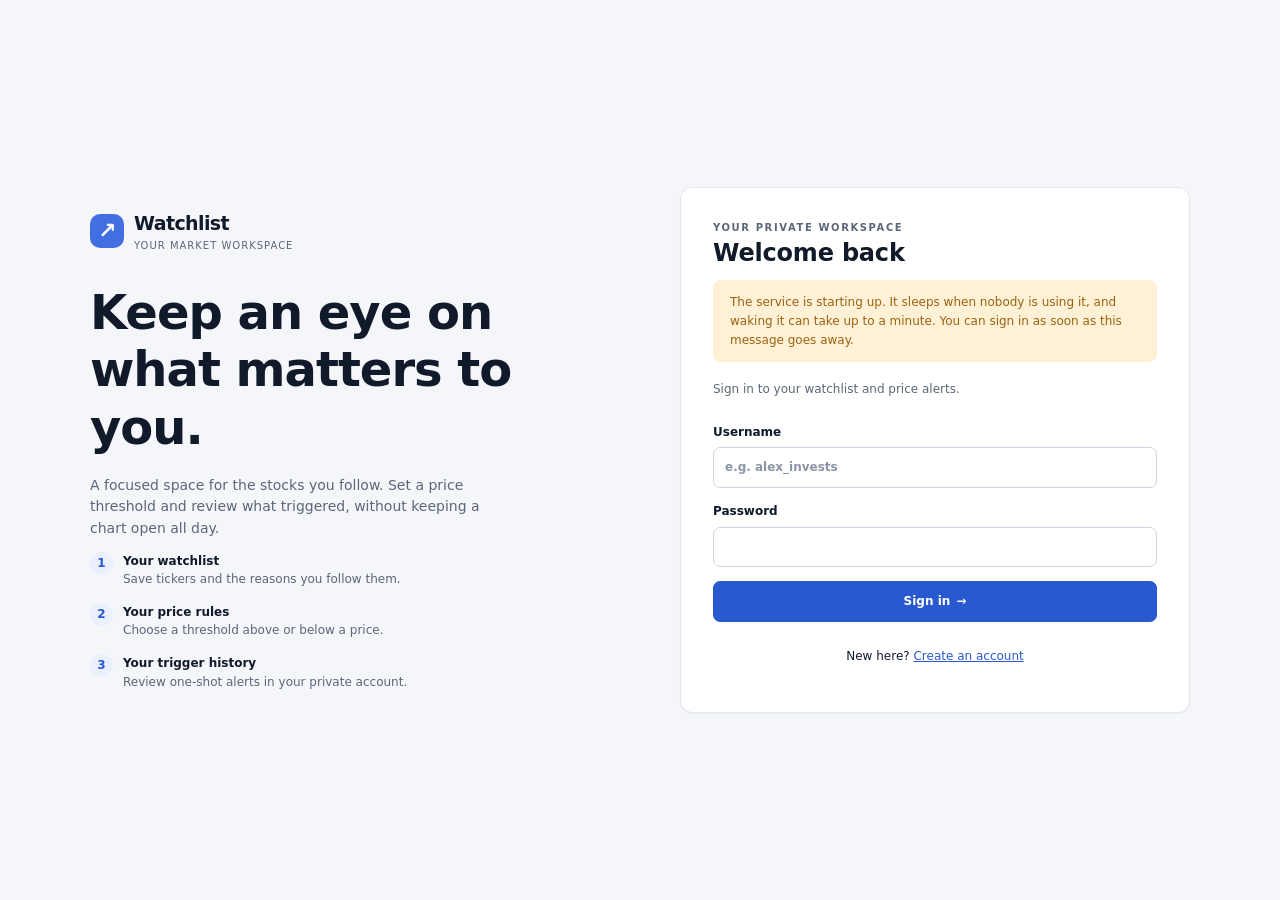
<file: ui/index.html>
<!doctype html>
<html lang="en">
<head>
  <meta charset="utf-8">
  <meta name="viewport" content="width=device-width, initial-scale=1">
  <meta name="color-scheme" content="light dark">
  <!-- Only scripts and styles from these files may run. Text from a service is never run as code. -->
  <meta http-equiv="Content-Security-Policy" content="default-src 'none'; script-src 'self'; style-src 'self'; connect-src *; base-uri 'none'; form-action 'none'">
  <meta name="referrer" content="no-referrer">
  <title>Dashboard · Market workspace</title>
  <link rel="stylesheet" href="styles.css">
</head>
<body>
<a class="skip" href="#content">Skip to content</a>
<aside class="sidebar" aria-label="Workspace navigation">
  <a class="brand" href="index.html"><span class="brand-mark" aria-hidden="true">↗</span><span>Watchlist<small>Your market workspace</small></span></a>
  <div class="nav-label">Workspace</div>
  <nav aria-label="Main navigation">
    <a class="nav-link current" href="index.html" aria-current="page"><span class="nav-icon" aria-hidden="true">▤</span> Dashboard</a>
    <a class="nav-link" href="alerts.html"><span class="nav-icon" aria-hidden="true">◎</span> Price alerts</a>
  </nav>
  <div class="sidebar-bottom">
    <div class="mode-card"><strong>Live market data</strong>Trades stream from Finnhub through the watchlist service. Alerts are checked in the background by the alerts service.</div>
    <div class="account"><span class="avatar" aria-hidden="true" data-avatar></span><span class="account-name"><span data-account-name></span><br>Private account</span><button class="link" type="button" data-sign-out>Sign out</button></div>
  </div>
</aside>
<main id="content">
  <div class="workspace">
  <div class="topline"><span>Workspace / Dashboard</span>
    <span class="chips">
      <span class="chip" data-market data-state="closed" title="US stock market session"><span class="dot" aria-hidden="true"></span><span data-market-label>US market</span></span>
      <span class="chip" data-live data-state="connecting" role="status" aria-live="polite"><span class="dot" aria-hidden="true"></span><span data-live-label>Connecting</span><span class="chip-time" data-live-time></span></span>
    </span></div>
  <div class="message notice" role="status" data-starting hidden></div>
  <div class="message notice" role="status" data-paused hidden>Live updates paused after five minutes without activity. Move the pointer or press a key to continue.</div>
  <div class="message" role="status" data-flash hidden></div>
  <noscript><div class="message error">This page needs JavaScript to load your watchlist.</div></noscript>

  <div class="heading"><div><div class="eyebrow">Your market, at a glance</div><h1>Your watchlist</h1><p>Live prices, today's move and where each stock sits in its range. Updated every second.</p></div><a class="button secondary" href="alerts.html">Manage price alerts <span aria-hidden="true">→</span></a></div>
  <div class="stats" aria-label="Workspace summary">
    <div class="stat"><div class="stat-label">Tracked assets <span aria-hidden="true">▤</span></div><span class="stat-value" data-stat="assets">—</span><small>Stocks on your watchlist</small></div>
    <div class="stat"><div class="stat-label">Up / down today</div><span class="stat-value"><span class="move up" data-stat="up">0</span> <span class="muted">/</span> <span class="move down" data-stat="down">0</span></span><div class="breadth" aria-hidden="true"><span class="b-up" data-breadth="up"></span><span class="b-down" data-breadth="down"></span></div><small>Against the previous close</small></div>
    <div class="stat"><div class="stat-label">Active alerts <span aria-hidden="true">◎</span></div><span class="stat-value" data-stat="active">—</span><small>Waiting for a price condition</small></div>
    <div class="stat"><div class="stat-label">Alerts triggered <span aria-hidden="true">↗</span></div><span class="stat-value" data-stat="events">—</span><small>Saved in your history</small></div>
  </div>
  <!-- Shown while the alerts service does not answer. The watchlist does not need it. -->
  <div class="message notice" role="status" data-alerts-down hidden>Price alerts can't be reached right now, so the two alert numbers above are blank. Your watchlist still works.</div>

  <div class="layout">
    <section class="card" aria-labelledby="assets-heading">
      <div class="card-head"><div><h2 id="assets-heading">Tracked assets</h2><p>Trades stream live while the market is open. Otherwise the latest quote is shown.</p></div><span class="badge" data-asset-badge>0 assets</span></div>
      <div class="table-wrap" data-assets hidden><table><thead><tr><th scope="col">Asset</th><th scope="col" class="num">Last price (USD)</th><th scope="col" class="num">Today</th><th scope="col" class="hide-sm">Trend (20 min)</th><th scope="col" class="hide-sm">Day range</th><th scope="col" class="hide-md">52 week range</th><th scope="col" class="hide-md">Your note</th><th scope="col"><span class="hide-sm">Actions</span></th></tr></thead><tbody data-asset-rows></tbody></table></div>
      <div class="empty" data-no-assets hidden><div class="empty-icon" aria-hidden="true">+</div><h3>Your next idea starts here</h3><p>No assets on the watchlist yet. Add a stock you follow, then set an alert for a price that matters to you.</p><a class="button secondary" href="#add-asset">Add your first asset</a></div>
      <div class="empty" data-loading><p>Loading your watchlist…</p></div>
    </section>
    <aside class="stack" aria-label="Watchlist tools">
      <section class="card" id="add-asset"><div class="card-head"><div><h2>Add an asset</h2><p>Type a ticker or company name to search US stocks.</p></div></div><div class="card-body"><form class="add" data-add-form>
        <label>Ticker<input name="ticker" maxlength="10" placeholder="AAPL" autocomplete="off" list="ticker-options" required></label>
        <datalist id="ticker-options"></datalist>
        <label>Company name<input name="name" maxlength="100" placeholder="Apple" required></label>
        <label>Note <span class="hint">Optional · up to 500 characters</span><input name="notes" maxlength="500" placeholder="What are you watching for?"></label>
        <button type="submit" disabled>+ Add to watchlist</button>
      </form></div></section>
      <section class="card"><div class="card-head"><h2>Reading the dashboard</h2></div><div class="card-body"><ol class="guide"><li><span><strong>Today</strong>Change against yesterday's close, in green or red with an arrow.</span></li><li><span><strong>Trend</strong>Every live trade from the last 20 minutes. Empty while the market is closed.</span></li><li><span><strong>Ranges</strong>The dark marker is the current price between the low and the high. The small tick is today's open.</span></li></ol></div></section>
    </aside>
  </div>
  <p class="hint">Removing an asset pauses its active rules. Add the same ticker again to resume them.</p>
  <footer class="footer"><span>Private to your account · All times UTC</span><span>Monitoring only. No trades or investment advice.</span></footer>
  </div>
</main>
<div class="toasts" data-toasts role="status" aria-live="polite"></div>

<!-- One row of the table. dashboard.js copies it for each asset and fills it in. -->
<template id="asset-row"><tr>
  <td class="asset"><span class="ticker" data-text="ticker"></span><span class="company" data-text="name"></span><span class="meta" data-meta></span></td>
  <td class="num" data-field="price">—</td>
  <td class="num move" data-field="change">—</td>
  <td class="hide-sm" data-field="spark">—</td>
  <td class="range hide-sm" data-field="range">—</td>
  <td class="range hide-md" data-field="year">—</td>
  <td class="note hide-md"><span data-text="notes"></span><span class="meta" data-text="added"></span></td>
  <td class="end"><button class="link danger" type="button" data-remove>Remove</button></td>
</tr></template>

<script src="config.js"></script>
<script type="module" src="dashboard.js"></script>
</body>
</html>
</file>
<file: ui/styles.css>
/* The look of every page. Colours are set once as variables, with a dark set
   for people whose system is in dark mode. */
:root {
  --bg:#f4f6f9; --surface:#fff; --surface-2:#f8fafc; --ink:#111a2b; --muted:#5b6779; --faint:#8a95a6;
  --line:#e3e8ef; --line-strong:#cdd5e0; --accent:#2859cf; --accent-soft:#eaf0fe; --nav:#0f1a2c; --nav-ink:#c3cee0; --nav-line:#2a3a54;
  --up:#15803d; --up-soft:#dcf4e5; --down:#c0262d; --down-soft:#fde3e4; --warn:#9a6212; --warn-soft:#fff1d6;
  --radius:12px; --shadow:0 1px 2px rgba(16,24,40,.04);
}
@media (prefers-color-scheme: dark) {
  :root:not([data-theme="light"]) {
    --bg:#0b111c; --surface:#121a28; --surface-2:#172131; --ink:#e7ecf4; --muted:#9aa6b8; --faint:#6f7b8e;
    --line:#223047; --line-strong:#2e3d56; --accent:#7ea2ff; --accent-soft:#1b2a4a; --nav:#070c15; --nav-ink:#aab6c9; --nav-line:#1d2a3f;
    --up:#4ade80; --up-soft:#123522; --down:#f87171; --down-soft:#3d1719; --warn:#f2b553; --warn-soft:#3a2a10; --shadow:none;
  }
}
* { box-sizing:border-box; }
body { margin:0; background:var(--bg); color:var(--ink); font:14px/1.55 system-ui,-apple-system,"Segoe UI",sans-serif; }
a { color:var(--accent); text-underline-offset:3px; }
button,input,select { font:inherit; }
:focus-visible { outline:3px solid #7498f0; outline-offset:3px; }
.skip { position:absolute; left:1rem; top:-5rem; z-index:10; background:var(--surface); padding:12px; }
.skip:focus { top:1rem; }
.sidebar { position:fixed; inset:0 auto 0 0; width:220px; background:var(--nav); color:#fff; padding:28px 20px; display:flex; flex-direction:column; }
.brand { display:flex; align-items:center; gap:10px; color:inherit; text-decoration:none; font-size:19px; font-weight:750; letter-spacing:-.6px; }
.brand-mark { display:grid; place-items:center; width:34px; height:34px; background:#416ee1; border-radius:10px; color:#fff; font-size:22px; }
.brand small { display:block; color:#abb8ce; font-size:10px; font-weight:500; letter-spacing:1px; text-transform:uppercase; }
.nav-label { color:#a2b0c7; text-transform:uppercase; font-size:10px; letter-spacing:1.6px; margin:38px 12px 12px; }
.nav-link { display:flex; align-items:center; gap:12px; color:var(--nav-ink); text-decoration:none; padding:12px; border-radius:8px; margin-bottom:6px; }
.nav-link:hover,.nav-link.current { background:#1f2e47; color:#fff; }
.nav-link.current { box-shadow:inset 3px 0 #85a6ff; font-weight:650; }
.nav-icon { font-size:18px; width:20px; text-align:center; }
.sidebar-bottom { margin-top:auto; padding-top:30px; }
.mode-card { border:1px solid var(--nav-line); border-radius:10px; padding:14px; font-size:12px; color:var(--nav-ink); }
.mode-card strong { display:block; color:#fff; margin-bottom:5px; }
.account { display:flex; gap:10px; align-items:center; border-top:1px solid var(--nav-line); margin-top:22px; padding-top:20px; color:var(--nav-ink); }
.avatar { border-radius:50%; background:#dce6ff; color:#244d9e; width:32px; height:32px; display:grid; place-items:center; font-weight:700; flex-shrink:0; }
.account-name { overflow-wrap:anywhere; font-size:12px; flex:1; }
.sidebar button.link { color:var(--nav-ink); font-size:11px; }
main { margin-left:220px; padding:26px clamp(20px,3.3vw,54px); min-height:100vh; }
.workspace { max-width:1440px; margin:auto; }
.topline { display:flex; justify-content:space-between; align-items:center; gap:12px; flex-wrap:wrap; margin-bottom:22px; font-size:12px; color:var(--muted); }
.chips { display:flex; gap:8px; flex-wrap:wrap; }
.eyebrow { color:var(--muted); text-transform:uppercase; letter-spacing:1.6px; font-size:10px; font-weight:700; }
h1 { font-size:clamp(24px,2.6vw,32px); line-height:1.2; letter-spacing:-1px; margin:6px 0 8px; }
h2 { font-size:15px; letter-spacing:-.2px; margin:0; }
h3 { font-size:14px; margin:0 0 6px; }
p { margin:0 0 12px; }
.muted { color:var(--muted); }
.heading { display:flex; align-items:center; justify-content:space-between; gap:20px; margin-bottom:20px; }
.heading p { margin:0; max-width:620px; color:var(--muted); }
.stats { display:grid; grid-template-columns:repeat(auto-fit,minmax(170px,1fr)); gap:14px; margin:20px 0 22px; }
.stat { background:var(--surface); border:1px solid var(--line); border-radius:var(--radius); padding:16px 18px; box-shadow:var(--shadow); }
.stat-label { color:var(--muted); font-size:12px; display:flex; justify-content:space-between; }
.stat-value { display:block; font-size:26px; font-weight:700; letter-spacing:-1px; margin-top:2px; font-variant-numeric:tabular-nums; }
.stat small { color:var(--muted); font-size:11px; }
.breadth { display:flex; height:6px; border-radius:3px; overflow:hidden; background:var(--line); margin:8px 0 6px; gap:2px; }
.breadth span { display:block; height:100%; transition:width .4s ease; }
.breadth .b-up { background:var(--up); } .breadth .b-down { background:var(--down); }
.layout { display:grid; grid-template-columns:minmax(0,1fr) 300px; gap:22px; align-items:start; }
.card { background:var(--surface); border:1px solid var(--line); border-radius:var(--radius); overflow:hidden; box-shadow:var(--shadow); }
.card-head { padding:16px 20px; display:flex; align-items:center; justify-content:space-between; gap:12px; border-bottom:1px solid var(--line); }
.card-head p { margin:3px 0 0; color:var(--muted); font-size:12px; }
.card-body { padding:20px; }
.stack { display:grid; gap:20px; min-width:0; }
.add { display:grid; gap:14px; }
label { display:grid; gap:6px; font-size:12px; font-weight:650; }
input,select { width:100%; border:1px solid var(--line-strong); border-radius:7px; padding:10px 11px; background:var(--surface); color:var(--ink); min-width:0; }
input::placeholder { color:var(--faint); }
button,.button { display:inline-flex; align-items:center; justify-content:center; gap:6px; border:1px solid var(--accent); border-radius:7px; padding:10px 15px; background:var(--accent); color:#fff; font-weight:650; font-size:12px; cursor:pointer; text-decoration:none; }
button:hover,.button:hover { filter:brightness(.92); }
.secondary { background:var(--surface); border-color:var(--line-strong); color:var(--ink); }
button.link { padding:3px 0; background:none; border:0; color:var(--muted); font-size:12px; font-weight:500; }
button.danger:hover { color:var(--down); }
form.inline { display:inline; margin:0; }
.hint { font-size:12px; color:var(--muted); font-weight:400; }
.hint:last-child { margin-bottom:0; }
.table-wrap { overflow-x:auto; }
table { width:100%; border-collapse:collapse; font-size:12px; font-variant-numeric:tabular-nums; }
th { text-transform:uppercase; font-size:9px; letter-spacing:.7px; color:var(--muted); background:var(--surface-2); text-align:left; padding:11px 14px; white-space:nowrap; }
td { padding:13px 14px; border-top:1px solid var(--line); vertical-align:middle; }
td.end { text-align:right; }
th.num,td.num { text-align:right; }
.ticker { display:block; font-weight:750; color:var(--ink); font-size:13px; }
td.asset { min-width:150px; }
.company { display:block; color:var(--muted); font-size:11px; }
.meta { display:block; color:var(--faint); font-size:10px; }
.note { min-width:140px; max-width:220px; overflow-wrap:anywhere; color:var(--muted); }
.nowrap { white-space:nowrap; }
.badge { display:inline-block; border-radius:5px; font-size:10px; font-weight:650; padding:4px 8px; background:var(--accent-soft); color:var(--accent); white-space:nowrap; }
.badge.active { color:var(--up); background:var(--up-soft); }
.badge.dormant { color:var(--warn); background:var(--warn-soft); }
.badge.unknown { color:var(--muted); background:transparent; border:1px dashed var(--muted); }
.badge.fired { color:var(--muted); background:var(--surface-2); }
.empty { padding:38px 24px; text-align:center; }
.empty-icon { display:grid; place-items:center; width:44px; height:44px; margin:0 auto 14px; border-radius:12px; background:var(--accent-soft); color:var(--accent); font-size:24px; }
.empty p { max-width:380px; margin:0 auto 18px; color:var(--muted); font-size:12px; }
.guide { display:grid; gap:14px; margin:0; padding:0; list-style:none; counter-reset:steps; }
.guide li { display:flex; gap:10px; font-size:12px; color:var(--muted); }
.guide li::before { counter-increment:steps; content:counter(steps); background:var(--accent-soft); color:var(--accent); width:23px; height:23px; border-radius:50%; display:grid; place-items:center; flex-shrink:0; font-weight:700; }
.guide strong { display:block; color:var(--ink); }
.message { padding:12px 16px; margin-bottom:18px; border-radius:8px; font-size:12px; border:1px solid transparent; }
.message.error { color:var(--down); background:var(--down-soft); }
.message.success { color:var(--up); background:var(--up-soft); }
.message.notice { color:var(--warn); background:var(--warn-soft); }
.chip { display:inline-flex; align-items:center; gap:8px; border:1px solid var(--line); background:var(--surface); border-radius:999px; padding:5px 12px 5px 10px; font-size:11px; font-weight:650; color:var(--muted); white-space:nowrap; }
.dot { width:8px; height:8px; border-radius:50%; background:var(--faint); flex-shrink:0; }
.chip[data-state="live"],.chip[data-state="open"] { color:var(--up); }
.chip[data-state="live"] .dot { background:var(--up); animation:pulse 1.8s ease-out infinite; }
.chip[data-state="open"] .dot,.chip[data-state="connected"] .dot { background:var(--up); }
.chip[data-state="connecting"] .dot,.chip[data-state="extended"] .dot { background:#d79b2b; }
.chip[data-state="extended"] { color:var(--warn); }
.chip-time { color:var(--muted); font-weight:500; font-variant-numeric:tabular-nums; }
@keyframes pulse { 0% { box-shadow:0 0 0 0 rgba(31,157,104,.5); } 100% { box-shadow:0 0 0 8px rgba(31,157,104,0); } }
.price { font-weight:700; color:var(--ink); font-size:13px; white-space:nowrap; border-radius:4px; padding:2px 4px; margin:-2px -4px; transition:background-color .9s ease; }
.price.tick-up { background:var(--up-soft); transition:none; }
.price.tick-down { background:var(--down-soft); transition:none; }
.src { display:block; font-size:10px; color:var(--muted); font-weight:500; }
.move { white-space:nowrap; font-weight:650; }
.move.up { color:var(--up); }
.move.down { color:var(--down); }
.pill-move { display:inline-block; border-radius:5px; padding:3px 7px; }
.move.up .pill-move { background:var(--up-soft); } .move.down .pill-move { background:var(--down-soft); }
.spark { display:block; width:120px; height:34px; }
.spark polyline { fill:none; stroke-width:2; stroke-linejoin:round; stroke-linecap:round; vector-effect:non-scaling-stroke; }
.spark .base { stroke:var(--line-strong); stroke-width:1; stroke-dasharray:3 3; vector-effect:non-scaling-stroke; }
.spark.up polyline { stroke:var(--up); } .spark.down polyline { stroke:var(--down); } .spark.flat polyline { stroke:var(--muted); }
.spark-empty { font-size:10px; color:var(--faint); white-space:nowrap; }
.range { min-width:130px; }
.range-track { position:relative; height:6px; border-radius:3px; background:var(--line); margin:6px 0 4px; }
.range-mark { position:absolute; top:-3px; width:4px; height:12px; margin-left:-2px; border-radius:2px; background:var(--ink); transition:left .4s ease; }
.range-open { position:absolute; top:-1px; width:2px; height:8px; margin-left:-1px; background:var(--faint); }
.range-ends { display:flex; justify-content:space-between; font-size:10px; color:var(--faint); }
.footer { display:flex; justify-content:space-between; gap:12px; padding:24px 0 0; font-size:11px; color:var(--muted); }
.toasts { position:fixed; right:20px; bottom:20px; display:grid; gap:10px; z-index:20; max-width:min(360px,calc(100vw - 32px)); }
.toast { background:var(--surface); border:1px solid var(--line); border-left:4px solid var(--accent); border-radius:10px; padding:12px 16px; font-size:12px; box-shadow:0 8px 24px rgba(16,24,40,.16); }
.toast strong { display:block; font-size:13px; }
.auth-shell { min-height:100vh; display:grid; grid-template-columns:1fr 1fr; max-width:1200px; margin:auto; align-items:center; gap:80px; padding:50px; }
.auth-intro h1 { font-size:clamp(32px,4vw,48px); margin:30px 0 18px; }
.auth-intro .brand { color:var(--ink); }
.auth-intro .brand small { color:var(--muted); }
.auth-intro p { color:var(--muted); max-width:400px; }
.auth-card { padding:32px; }
.auth-card h2 { font-size:24px; margin-bottom:8px; }
.auth-card form { margin-top:24px; }
.auth-footer { text-align:center; margin-top:22px; font-size:12px; }
.auth-main { padding:0; margin:0; }
@media(prefers-reduced-motion:reduce) { .dot,.price,.range-mark,.breadth span { animation:none !important; transition:none !important; } }
@media(min-width:1500px) { .layout { grid-template-columns:minmax(0,1fr) 330px; } }
@media(max-width:1100px) { .sidebar { width:190px; padding:24px 14px; } main { margin-left:190px; padding:25px 22px; } .layout { grid-template-columns:minmax(0,1fr); } .layout>aside { display:grid; grid-template-columns:1fr 1fr; gap:20px; } .hide-md { display:none; } }
@media(max-width:700px) { .sidebar { position:static; width:auto; padding:14px 16px; display:block; } .sidebar .brand small,.nav-label,.mode-card { display:none; } .sidebar nav { display:flex; margin-top:14px; gap:10px; } .nav-link { margin:0; padding:8px 14px; flex:1; } .sidebar-bottom { padding:0; } .account { margin:12px 0 0; padding-top:12px; } main { margin:0; padding:20px 16px; } .topline { margin-bottom:16px; } .stats { grid-template-columns:1fr 1fr; gap:8px; } .stat { padding:12px; } .stat small { display:none; } .stat-value { font-size:22px; } .layout>aside { grid-template-columns:1fr; } .heading { align-items:flex-start; flex-direction:column; gap:12px; } .auth-shell { grid-template-columns:1fr; gap:26px; padding:26px 16px; } .auth-intro h1 { font-size:28px; margin:20px 0 12px; } .auth-card { padding:24px; } .footer { flex-direction:column; } .hide-sm { display:none; } td.asset { min-width:0; } }

/* Added for the static pages. */
/* The hidden attribute must win over the display values set above. */
[hidden] { display:none !important; }
.message button.link { color:inherit; font-weight:650; text-decoration:underline; margin-left:6px; }
.auth-footer button.link { color:var(--accent); text-decoration:underline; }
button:disabled { opacity:.6; cursor:progress; }
</file>
